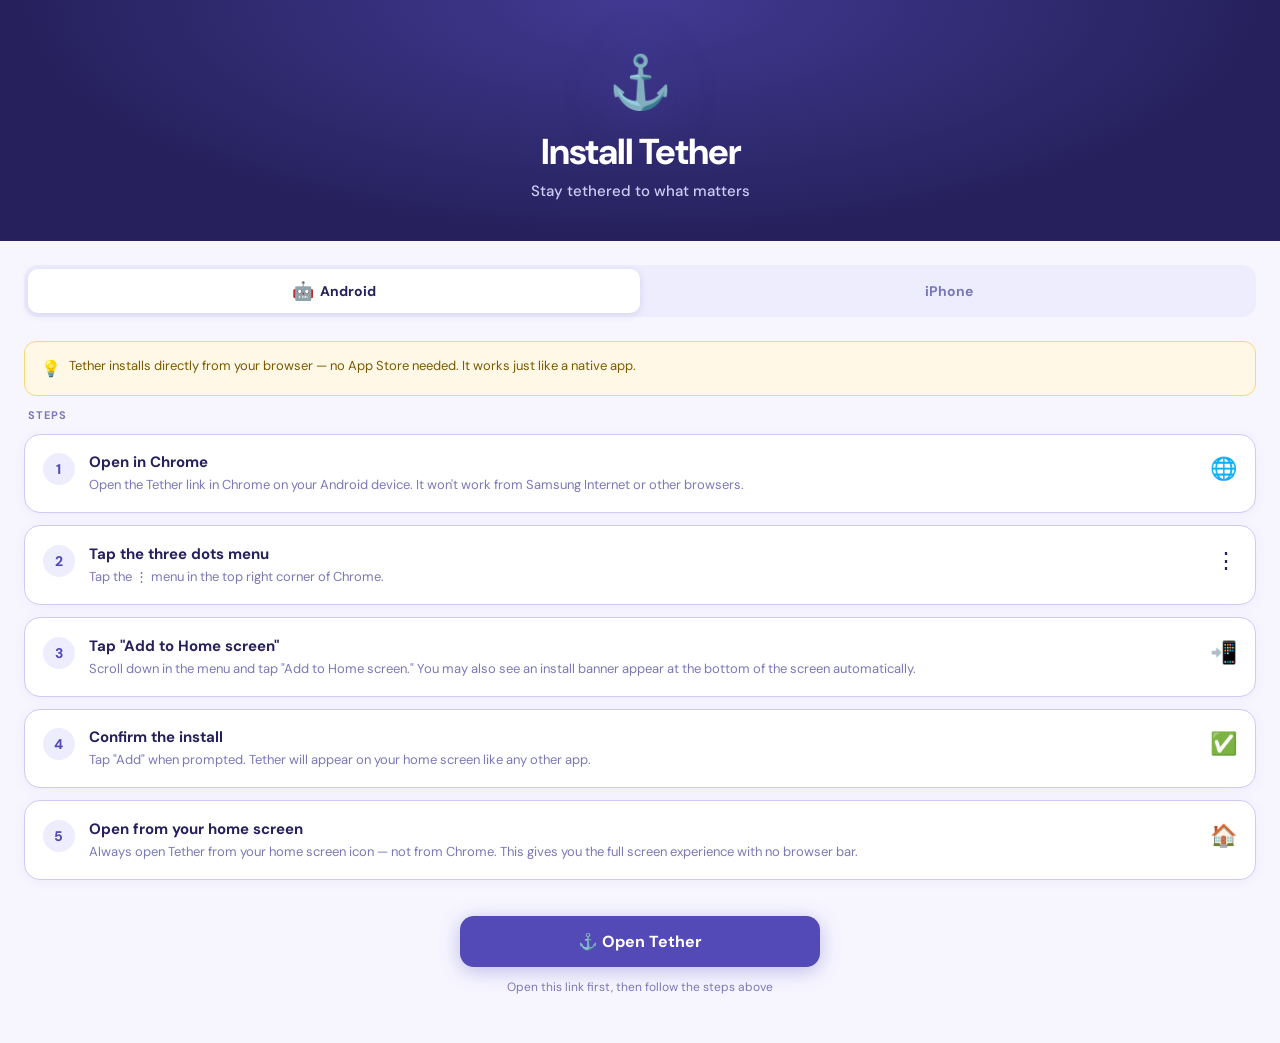
<file: install.html>
<!DOCTYPE html>
<html lang="en">
<head>
  <meta charset="UTF-8"/>
  <meta name="viewport" content="width=device-width, initial-scale=1.0"/>
  <title>Install Tether</title>
  <link href="https://fonts.googleapis.com/css2?family=DM+Sans:wght@400;500;600;700;800&display=swap" rel="stylesheet"/>
  <style>
    :root {
      --purple: #534AB7;
      --purple-dark: #26215C;
      --purple-light: #EEEDFE;
      --purple-mid: #CECBF6;
      --green: #1D9E75;
      --bg: #F7F6FF;
      --white: #ffffff;
      --text: #26215C;
      --sub: #7B78B8;
    }

    * { box-sizing: border-box; margin: 0; padding: 0; }

    body {
      font-family: 'DM Sans', -apple-system, sans-serif;
      background: var(--bg);
      color: var(--text);
      min-height: 100vh;
    }

    /* Hero */
    .hero {
      background: var(--purple-dark);
      padding: 3rem 1.5rem 2.5rem;
      text-align: center;
      position: relative;
      overflow: hidden;
    }
    .hero::before {
      content: '';
      position: absolute;
      inset: 0;
      background: radial-gradient(ellipse at 50% 0%, rgba(83,74,183,.6) 0%, transparent 70%);
    }
    .hero-anchor {
      font-size: 52px;
      display: block;
      margin-bottom: .75rem;
      position: relative;
      filter: drop-shadow(0 4px 24px rgba(83,74,183,.5));
    }
    .hero-title {
      font-size: 36px;
      font-weight: 800;
      color: #fff;
      letter-spacing: -1px;
      position: relative;
      margin-bottom: .4rem;
    }
    .hero-sub {
      font-size: 15px;
      color: var(--purple-mid);
      position: relative;
      font-weight: 500;
    }

    /* Tab switcher */
    .tab-bar {
      display: flex;
      gap: 0;
      margin: 1.5rem 1.5rem 0;
      background: var(--purple-light);
      border-radius: 14px;
      padding: 4px;
    }
    .tab-btn {
      flex: 1;
      padding: 10px;
      border-radius: 10px;
      border: none;
      background: transparent;
      font-family: inherit;
      font-size: 14px;
      font-weight: 700;
      color: var(--sub);
      cursor: pointer;
      transition: all .2s;
      display: flex;
      align-items: center;
      justify-content: center;
      gap: 6px;
    }
    .tab-btn.active {
      background: var(--white);
      color: var(--purple-dark);
      box-shadow: 0 2px 8px rgba(38,33,92,.12);
    }
    .tab-icon { font-size: 18px; }

    /* Panels */
    .panel { display: none; padding: 1.5rem; }
    .panel.active { display: block; }

    /* Step card */
    .step {
      display: flex;
      gap: 14px;
      align-items: flex-start;
      background: var(--white);
      border-radius: 16px;
      padding: 1.1rem 1.1rem;
      margin-bottom: .75rem;
      border: 0.5px solid var(--purple-mid);
      box-shadow: 0 2px 12px rgba(83,74,183,.06);
      animation: fadeUp .35s ease both;
    }
    .step:nth-child(1) { animation-delay: .05s }
    .step:nth-child(2) { animation-delay: .1s }
    .step:nth-child(3) { animation-delay: .15s }
    .step:nth-child(4) { animation-delay: .2s }
    .step:nth-child(5) { animation-delay: .25s }
    @keyframes fadeUp {
      from { opacity: 0; transform: translateY(10px); }
      to   { opacity: 1; transform: translateY(0); }
    }

    .step-num {
      width: 32px;
      height: 32px;
      border-radius: 50%;
      background: var(--purple-light);
      color: var(--purple);
      font-size: 14px;
      font-weight: 800;
      display: flex;
      align-items: center;
      justify-content: center;
      flex-shrink: 0;
      margin-top: 1px;
    }
    .step-body { flex: 1 }
    .step-title {
      font-size: 15px;
      font-weight: 700;
      color: var(--text);
      margin-bottom: 3px;
    }
    .step-desc {
      font-size: 13px;
      color: var(--sub);
      line-height: 1.5;
    }
    .step-icon {
      font-size: 22px;
      flex-shrink: 0;
      margin-top: 2px;
    }

    /* Note box */
    .note {
      background: #FFF8E6;
      border: 0.5px solid #F5D87A;
      border-radius: 12px;
      padding: .85rem 1rem;
      font-size: 13px;
      color: #7A5A00;
      margin-bottom: .75rem;
      display: flex;
      gap: 8px;
      align-items: flex-start;
      line-height: 1.5;
    }
    .note-icon { flex-shrink: 0; font-size: 16px; margin-top: 1px; }

    /* CTA */
    .cta-wrap {
      padding: 0 1.5rem 3rem;
      text-align: center;
    }
    .cta-btn {
      display: inline-flex;
      align-items: center;
      gap: 10px;
      background: var(--purple);
      color: #fff;
      font-family: inherit;
      font-size: 16px;
      font-weight: 700;
      padding: 15px 32px;
      border-radius: 14px;
      border: none;
      cursor: pointer;
      text-decoration: none;
      box-shadow: 0 4px 20px rgba(83,74,183,.35);
      transition: transform .15s, box-shadow .15s;
      width: 100%;
      justify-content: center;
      max-width: 360px;
    }
    .cta-btn:active { transform: scale(.98); box-shadow: 0 2px 10px rgba(83,74,183,.25); }
    .cta-sub {
      font-size: 12px;
      color: var(--sub);
      margin-top: .75rem;
    }

    .section-label {
      font-size: 11px;
      font-weight: 700;
      color: var(--sub);
      text-transform: uppercase;
      letter-spacing: .08em;
      margin-bottom: .75rem;
      padding: 0 .25rem;
    }
  </style>
</head>
<body>

<div class="hero">
  <span class="hero-anchor">⚓</span>
  <div class="hero-title">Install Tether</div>
  <div class="hero-sub">Stay tethered to what matters</div>
</div>

<div class="tab-bar">
  <button class="tab-btn active" onclick="switchTab('android', this)">
    <span class="tab-icon">🤖</span> Android
  </button>
  <button class="tab-btn" onclick="switchTab('ios', this)">
    <span class="tab-icon"></span> iPhone
  </button>
</div>

<!-- Android Panel -->
<div class="panel active" id="panel-android">
  <div class="note">
    <span class="note-icon">💡</span>
    Tether installs directly from your browser — no App Store needed. It works just like a native app.
  </div>

  <div class="section-label">Steps</div>

  <div class="step">
    <div class="step-num">1</div>
    <div class="step-body">
      <div class="step-title">Open in Chrome</div>
      <div class="step-desc">Open the Tether link in Chrome on your Android device. It won't work from Samsung Internet or other browsers.</div>
    </div>
    <div class="step-icon">🌐</div>
  </div>

  <div class="step">
    <div class="step-num">2</div>
    <div class="step-body">
      <div class="step-title">Tap the three dots menu</div>
      <div class="step-desc">Tap the ⋮ menu in the top right corner of Chrome.</div>
    </div>
    <div class="step-icon">⋮</div>
  </div>

  <div class="step">
    <div class="step-num">3</div>
    <div class="step-body">
      <div class="step-title">Tap "Add to Home screen"</div>
      <div class="step-desc">Scroll down in the menu and tap "Add to Home screen." You may also see an install banner appear at the bottom of the screen automatically.</div>
    </div>
    <div class="step-icon">📲</div>
  </div>

  <div class="step">
    <div class="step-num">4</div>
    <div class="step-body">
      <div class="step-title">Confirm the install</div>
      <div class="step-desc">Tap "Add" when prompted. Tether will appear on your home screen like any other app.</div>
    </div>
    <div class="step-icon">✅</div>
  </div>

  <div class="step">
    <div class="step-num">5</div>
    <div class="step-body">
      <div class="step-title">Open from your home screen</div>
      <div class="step-desc">Always open Tether from your home screen icon — not from Chrome. This gives you the full screen experience with no browser bar.</div>
    </div>
    <div class="step-icon">🏠</div>
  </div>
</div>

<!-- iOS Panel -->
<div class="panel" id="panel-ios">
  <div class="note">
    <span class="note-icon">⚠️</span>
    You must use <strong>Safari</strong> on iPhone or iPad. Installing from Chrome or other browsers on iOS will not work.
  </div>

  <div class="section-label">Steps</div>

  <div class="step">
    <div class="step-num">1</div>
    <div class="step-body">
      <div class="step-title">Open in Safari</div>
      <div class="step-desc">Open the Tether link in Safari. If you're reading this in another browser, copy the link and paste it into Safari.</div>
    </div>
    <div class="step-icon">🧭</div>
  </div>

  <div class="step">
    <div class="step-num">2</div>
    <div class="step-body">
      <div class="step-title">Tap the Share button</div>
      <div class="step-desc">Tap the Share button at the bottom of the screen — it looks like a box with an arrow pointing up ↑</div>
    </div>
    <div class="step-icon">⬆️</div>
  </div>

  <div class="step">
    <div class="step-num">3</div>
    <div class="step-body">
      <div class="step-title">Tap "Add to Home Screen"</div>
      <div class="step-desc">Scroll through the share sheet and tap "Add to Home Screen." It may be a few rows down.</div>
    </div>
    <div class="step-icon">📲</div>
  </div>

  <div class="step">
    <div class="step-num">4</div>
    <div class="step-body">
      <div class="step-title">Tap "Add"</div>
      <div class="step-desc">Confirm the name and tap "Add" in the top right corner.</div>
    </div>
    <div class="step-icon">✅</div>
  </div>

  <div class="step">
    <div class="step-num">5</div>
    <div class="step-body">
      <div class="step-title">Open from your home screen</div>
      <div class="step-desc">Always open Tether from the home screen icon — not from Safari. This gives you the full screen experience with no browser bar.</div>
    </div>
    <div class="step-icon">🏠</div>
  </div>
</div>

<div class="cta-wrap">
  <a class="cta-btn" href="https://mango-wave-0adccac1e.1.azurestaticapps.net">
    ⚓ Open Tether
  </a>
  <div class="cta-sub">Open this link first, then follow the steps above</div>
</div>

<script>
function switchTab(platform, btn) {
  document.querySelectorAll('.tab-btn').forEach(b => b.classList.remove('active'));
  document.querySelectorAll('.panel').forEach(p => p.classList.remove('active'));
  btn.classList.add('active');
  document.getElementById('panel-' + platform).classList.add('active');
}
</script>
</body>
</html>
</file>
